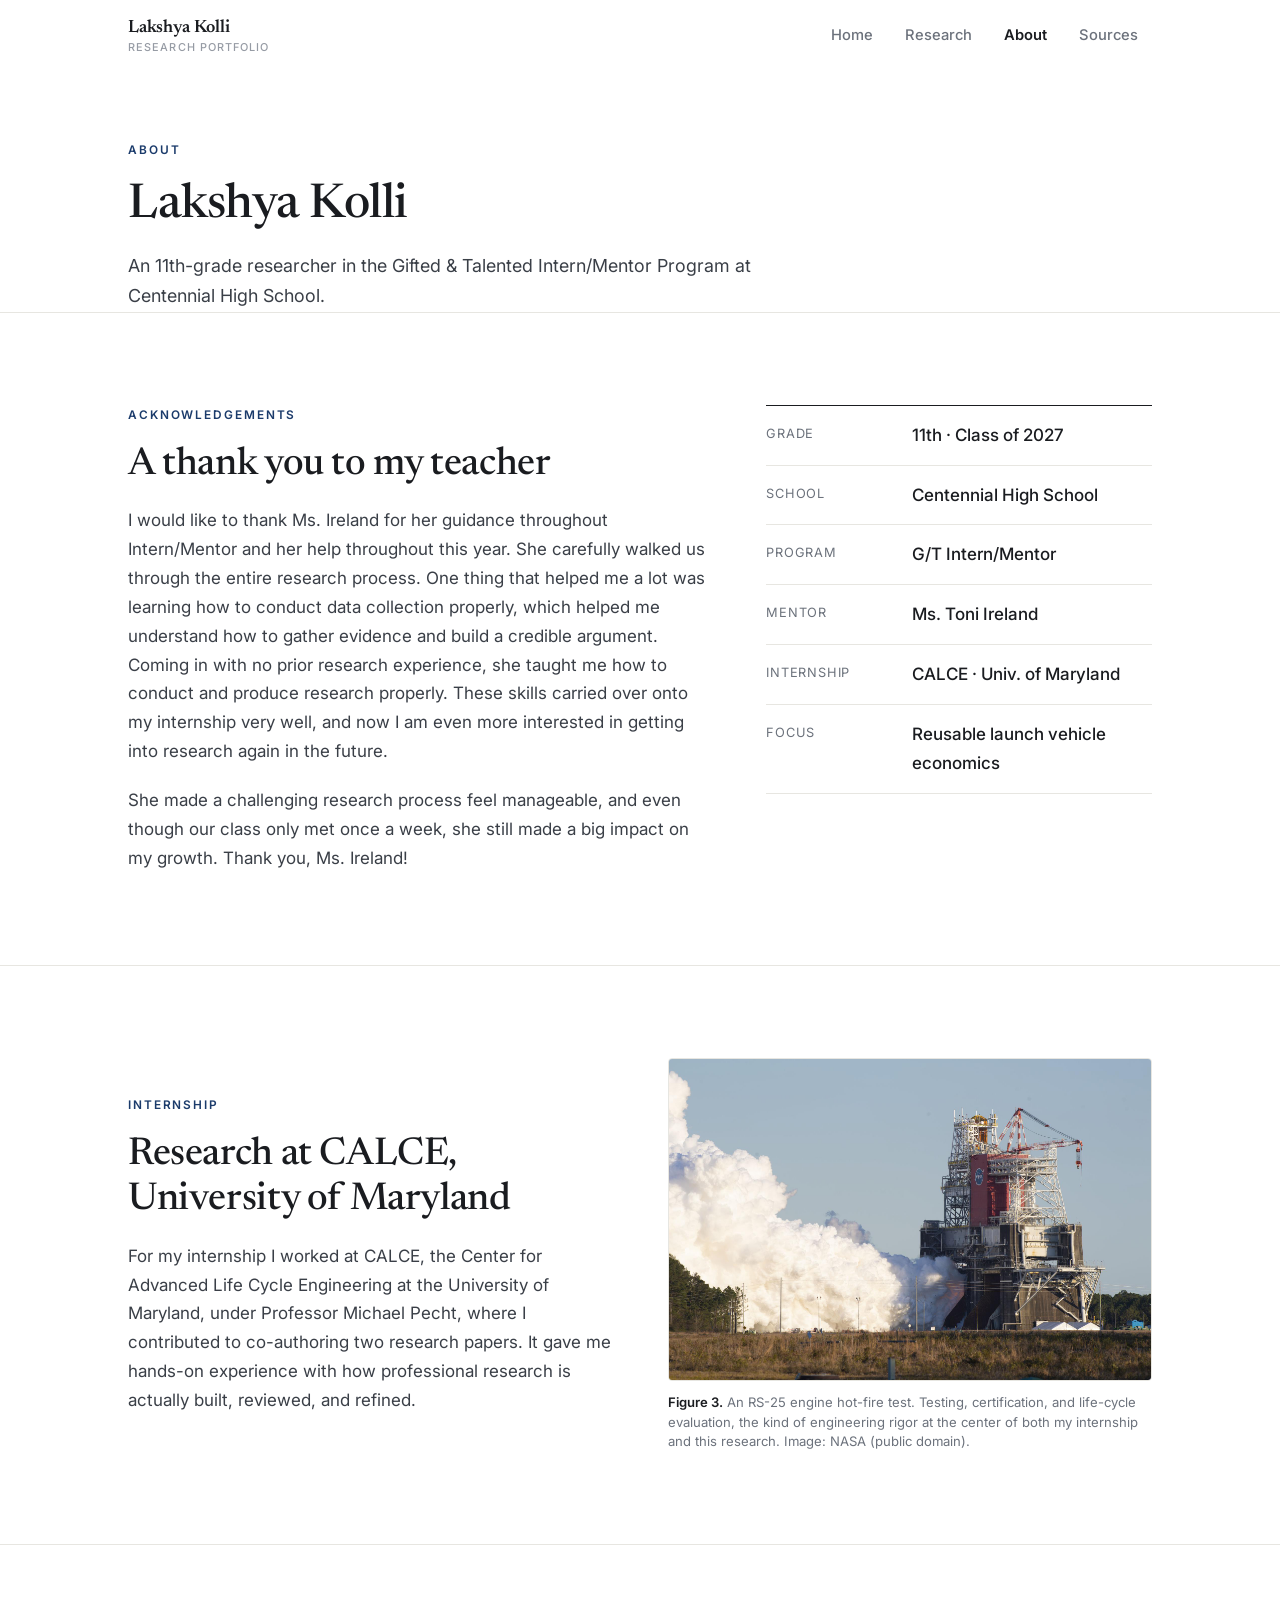
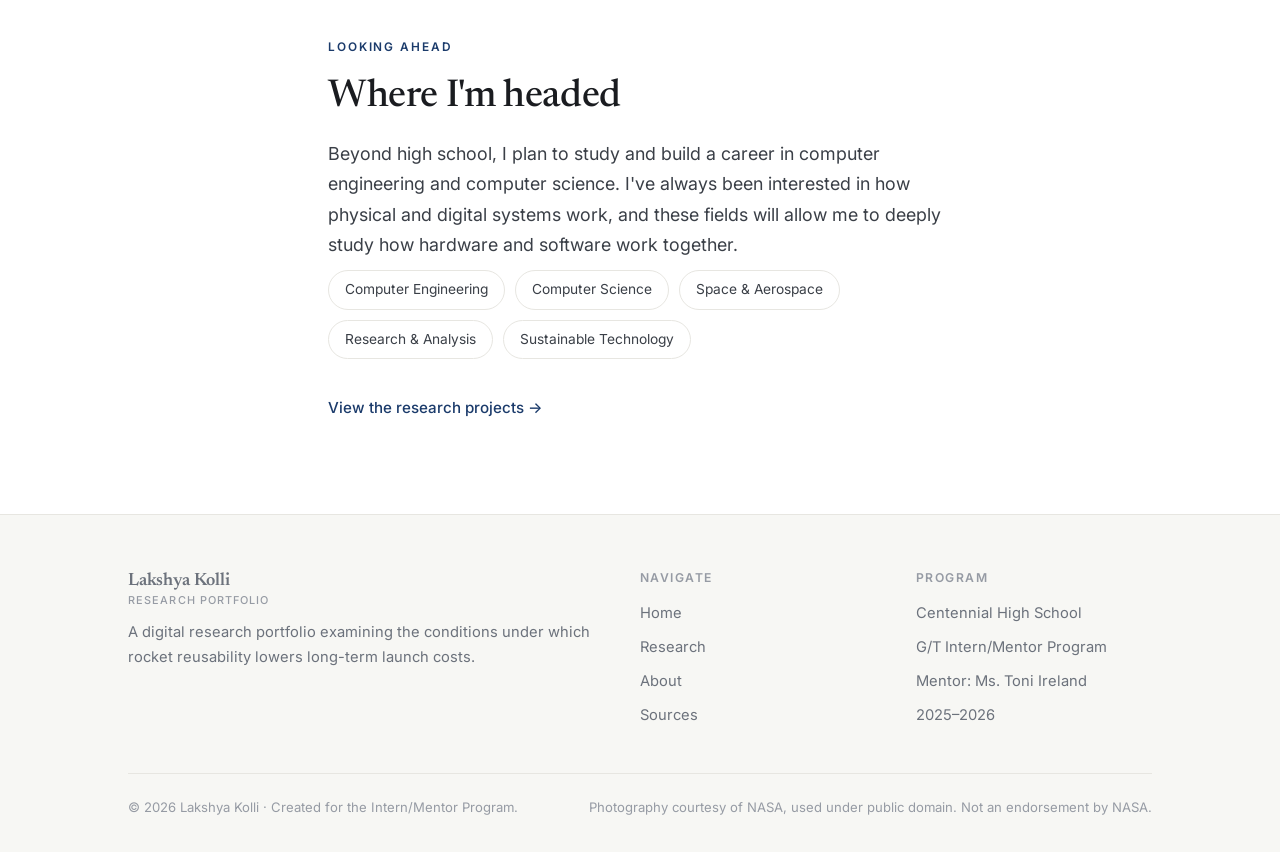
<file: about.html>
<!DOCTYPE html>
<html lang="en">
<head>
<meta charset="UTF-8" />
<meta name="viewport" content="width=device-width, initial-scale=1.0" />
<title>About, Lakshya Kolli · Rocket Reusability</title>
<meta name="description" content="About Lakshya Kolli, an 11th-grade Intern/Mentor researcher at Centennial High School with a research internship at CALCE, University of Maryland." />
<link rel="icon" href="data:image/svg+xml,%3Csvg xmlns='http://www.w3.org/2000/svg' viewBox='0 0 100 100'%3E%3Crect width='100' height='100' rx='20' fill='%231b3b6b'/%3E%3Ctext x='50' y='50' dy='.34em' text-anchor='middle' font-family='Georgia,serif' font-size='50' fill='%23ffffff'%3ELK%3C/text%3E%3C/svg%3E" />
<link rel="preconnect" href="https://fonts.googleapis.com" />
<link rel="preconnect" href="https://fonts.gstatic.com" crossorigin />
<link href="https://fonts.googleapis.com/css2?family=Inter:wght@400;500;600&family=Newsreader:ital,opsz,wght@0,6..72,400;0,6..72,500;0,6..72,600;1,6..72,400;1,6..72,500&display=swap" rel="stylesheet" />
<link rel="stylesheet" href="assets/css/style.css" />
</head>
<body>

<!-- ===== NAV ===== -->
<header class="nav">
  <div class="nav-inner">
    <a class="brand" href="index.html">Lakshya Kolli<small>Research Portfolio</small></a>
    <button class="nav-toggle" aria-label="Menu">
      <svg width="24" height="24" viewBox="0 0 24 24" fill="none" stroke="currentColor" stroke-width="1.8"><path d="M3 6h18M3 12h18M3 18h18"/></svg>
    </button>
    <nav class="nav-links">
      <a href="index.html">Home</a>
      <a href="research.html">Research</a>
      <a href="about.html" class="active">About</a>
      <a href="index.html#sources">Sources</a>
    </nav>
  </div>
</header>

<!-- ===== PAGE HEAD ===== -->
<section class="page-head">
  <div class="wrap">
    <span class="eyebrow">About</span>
    <h1>Lakshya Kolli</h1>
    <p>An 11th-grade researcher in the Gifted &amp; Talented Intern/Mentor Program at Centennial High School.</p>
  </div>
</section>

<hr class="rule" />

<!-- ===== BIO + FACTSHEET ===== -->
<section class="pad">
  <div class="wrap">
    <div class="about-grid">
      <div class="reveal prose">
        <span class="eyebrow">Acknowledgements</span>
        <h2 class="section-title">A thank you to my teacher</h2>
        <p>I would like to thank Ms. Ireland for her guidance throughout Intern/Mentor and her help throughout this year. She carefully walked us through the entire research process. One thing that helped me a lot was learning how to conduct data collection properly, which helped me understand how to gather evidence and build a credible argument. Coming in with no prior research experience, she taught me how to conduct and produce research properly. These skills carried over onto my internship very well, and now I am even more interested in getting into research again in the future.</p>
        <p>She made a challenging research process feel manageable, and even though our class only met once a week, she still made a big impact on my growth. Thank you, Ms. Ireland!</p>
      </div>
      <div class="reveal">
        <div class="factsheet">
          <div class="row"><div class="rk">Grade</div><div class="rv">11th · Class of 2027</div></div>
          <div class="row"><div class="rk">School</div><div class="rv">Centennial High School</div></div>
          <div class="row"><div class="rk">Program</div><div class="rv">G/T Intern/Mentor</div></div>
          <div class="row"><div class="rk">Mentor</div><div class="rv">Ms. Toni Ireland</div></div>
          <div class="row"><div class="rk">Internship</div><div class="rv">CALCE · Univ. of Maryland</div></div>
          <div class="row"><div class="rk">Focus</div><div class="rv">Reusable launch vehicle economics</div></div>
        </div>
      </div>
    </div>
  </div>
</section>

<hr class="rule" />

<!-- ===== INTERNSHIP ===== -->
<section class="pad">
  <div class="wrap">
    <div class="split rev">
      <div class="split-media reveal">
        <figure>
          <div class="figure"><img src="assets/img/engine.jpg" alt="RS-25 rocket engine hot-fire test at a NASA facility" /></div>
          <figcaption><span class="fig-label">Figure 3.</span> An RS-25 engine hot-fire test. Testing, certification, and life-cycle evaluation, the kind of engineering rigor at the center of both my internship and this research. <em>Image: NASA (public domain).</em></figcaption>
        </figure>
      </div>
      <div class="reveal prose">
        <span class="eyebrow">Internship</span>
        <h2 class="section-title">Research at CALCE, University of Maryland</h2>
        <p>For my internship I worked at CALCE, the Center for Advanced Life Cycle Engineering at the University of Maryland, under Professor Michael Pecht, where I contributed to co-authoring two research papers. It gave me hands-on experience with how professional research is actually built, reviewed, and refined.</p>
      </div>
    </div>
  </div>
</section>

<hr class="rule" />

<!-- ===== FUTURE PLANS ===== -->
<section class="pad">
  <div class="wrap narrow reveal">
    <span class="eyebrow">Looking Ahead</span>
    <h2 class="section-title">Where I'm headed</h2>
    <p class="section-lead">Beyond high school, I plan to study and build a career in computer engineering and computer science. I've always been interested in how physical and digital systems work, and these fields will allow me to deeply study how hardware and software work together.</p>
    <div class="chips">
      <span class="chip">Computer Engineering</span>
      <span class="chip">Computer Science</span>
      <span class="chip">Space &amp; Aerospace</span>
      <span class="chip">Research &amp; Analysis</span>
      <span class="chip">Sustainable Technology</span>
    </div>
    <div style="margin-top:34px;">
      <a class="text-link" href="research.html">View the research projects →</a>
    </div>
  </div>
</section>

<!-- ===== FOOTER ===== -->
<footer class="footer">
  <div class="wrap">
    <div class="footer-grid">
      <div>
        <a class="brand" href="index.html">Lakshya Kolli<small>Research Portfolio</small></a>
        <p>A digital research portfolio examining the conditions under which rocket reusability lowers long-term launch costs.</p>
      </div>
      <div>
        <h4>Navigate</h4>
        <ul>
          <li><a href="index.html">Home</a></li>
          <li><a href="research.html">Research</a></li>
          <li><a href="about.html">About</a></li>
          <li><a href="index.html#sources">Sources</a></li>
        </ul>
      </div>
      <div>
        <h4>Program</h4>
        <ul>
          <li>Centennial High School</li>
          <li>G/T Intern/Mentor Program</li>
          <li>Mentor: Ms. Toni Ireland</li>
          <li>2025–2026</li>
        </ul>
      </div>
    </div>
    <div class="footer-bottom">
      <span>© 2026 Lakshya Kolli · Created for the Intern/Mentor Program.</span>
      <span>Photography courtesy of NASA, used under public domain. Not an endorsement by NASA.</span>
    </div>
  </div>
</footer>

<script src="assets/js/main.js"></script>
</body>
</html>
</file>
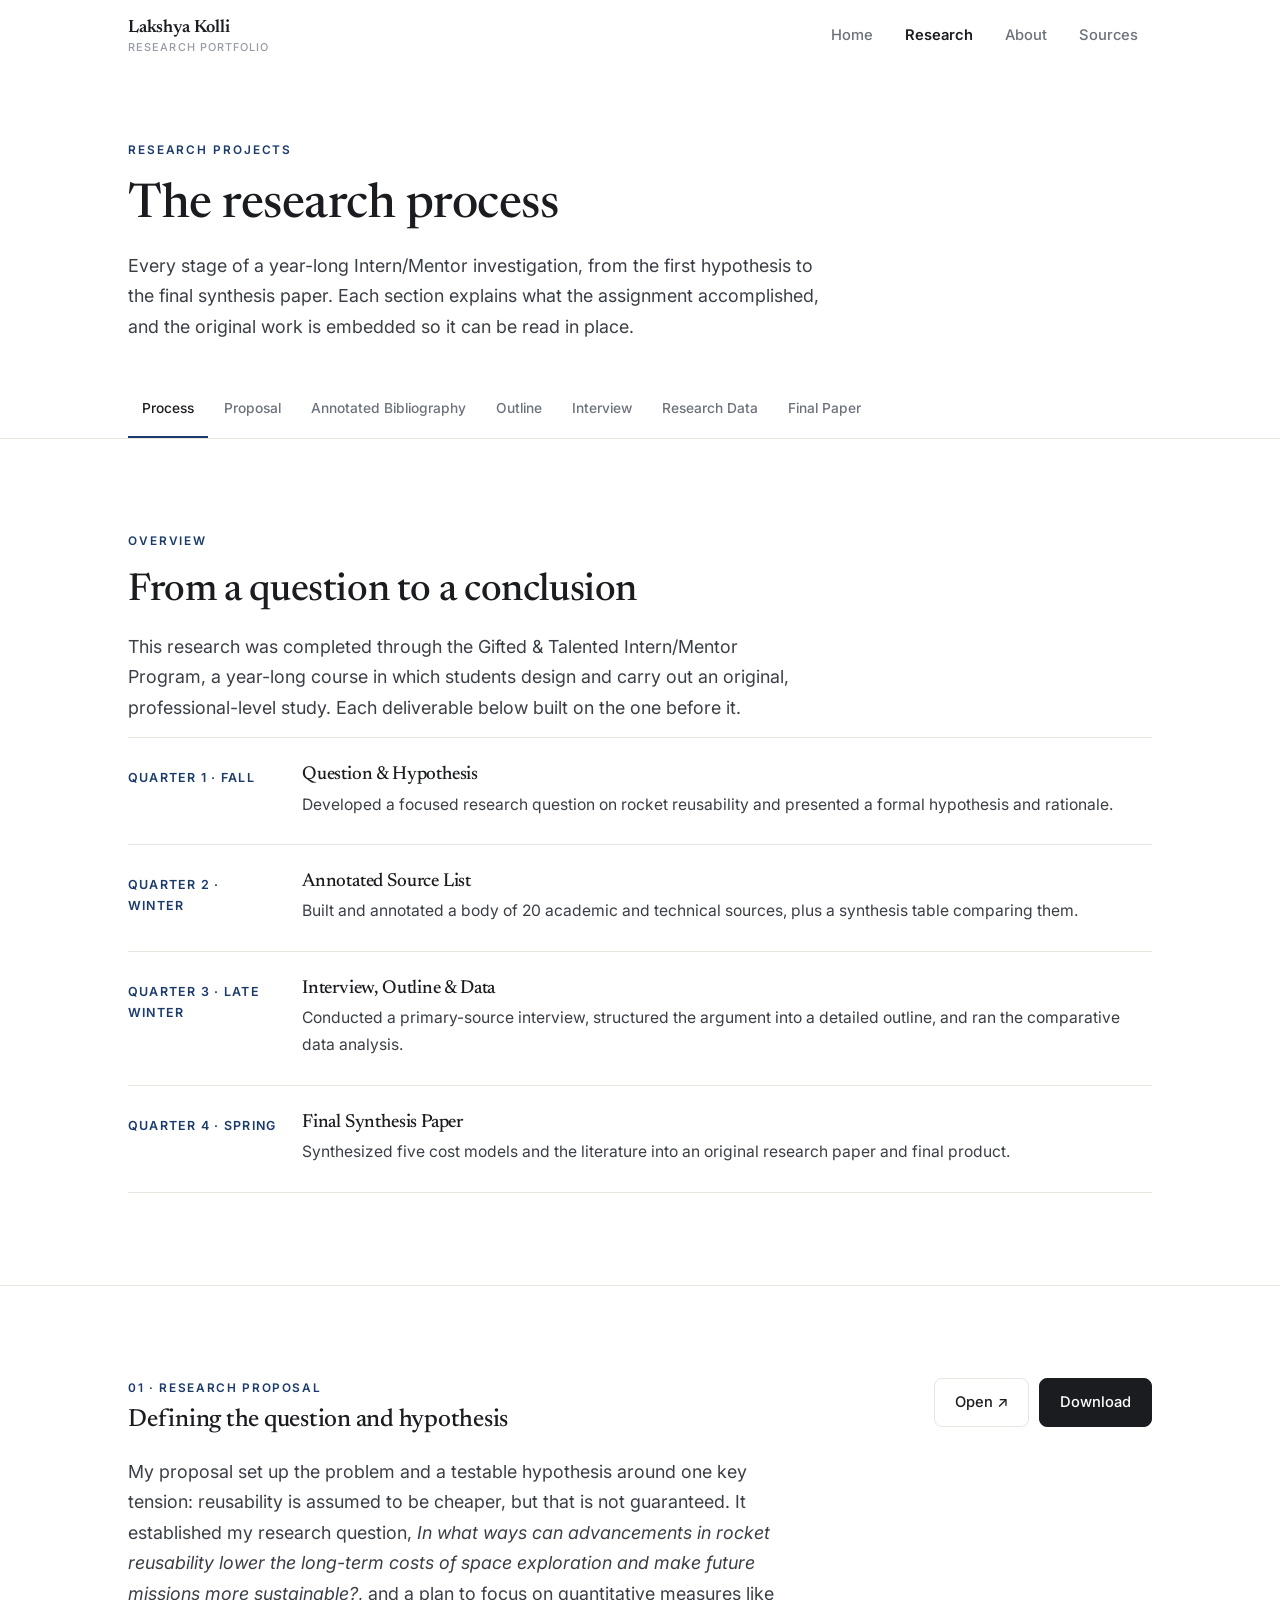
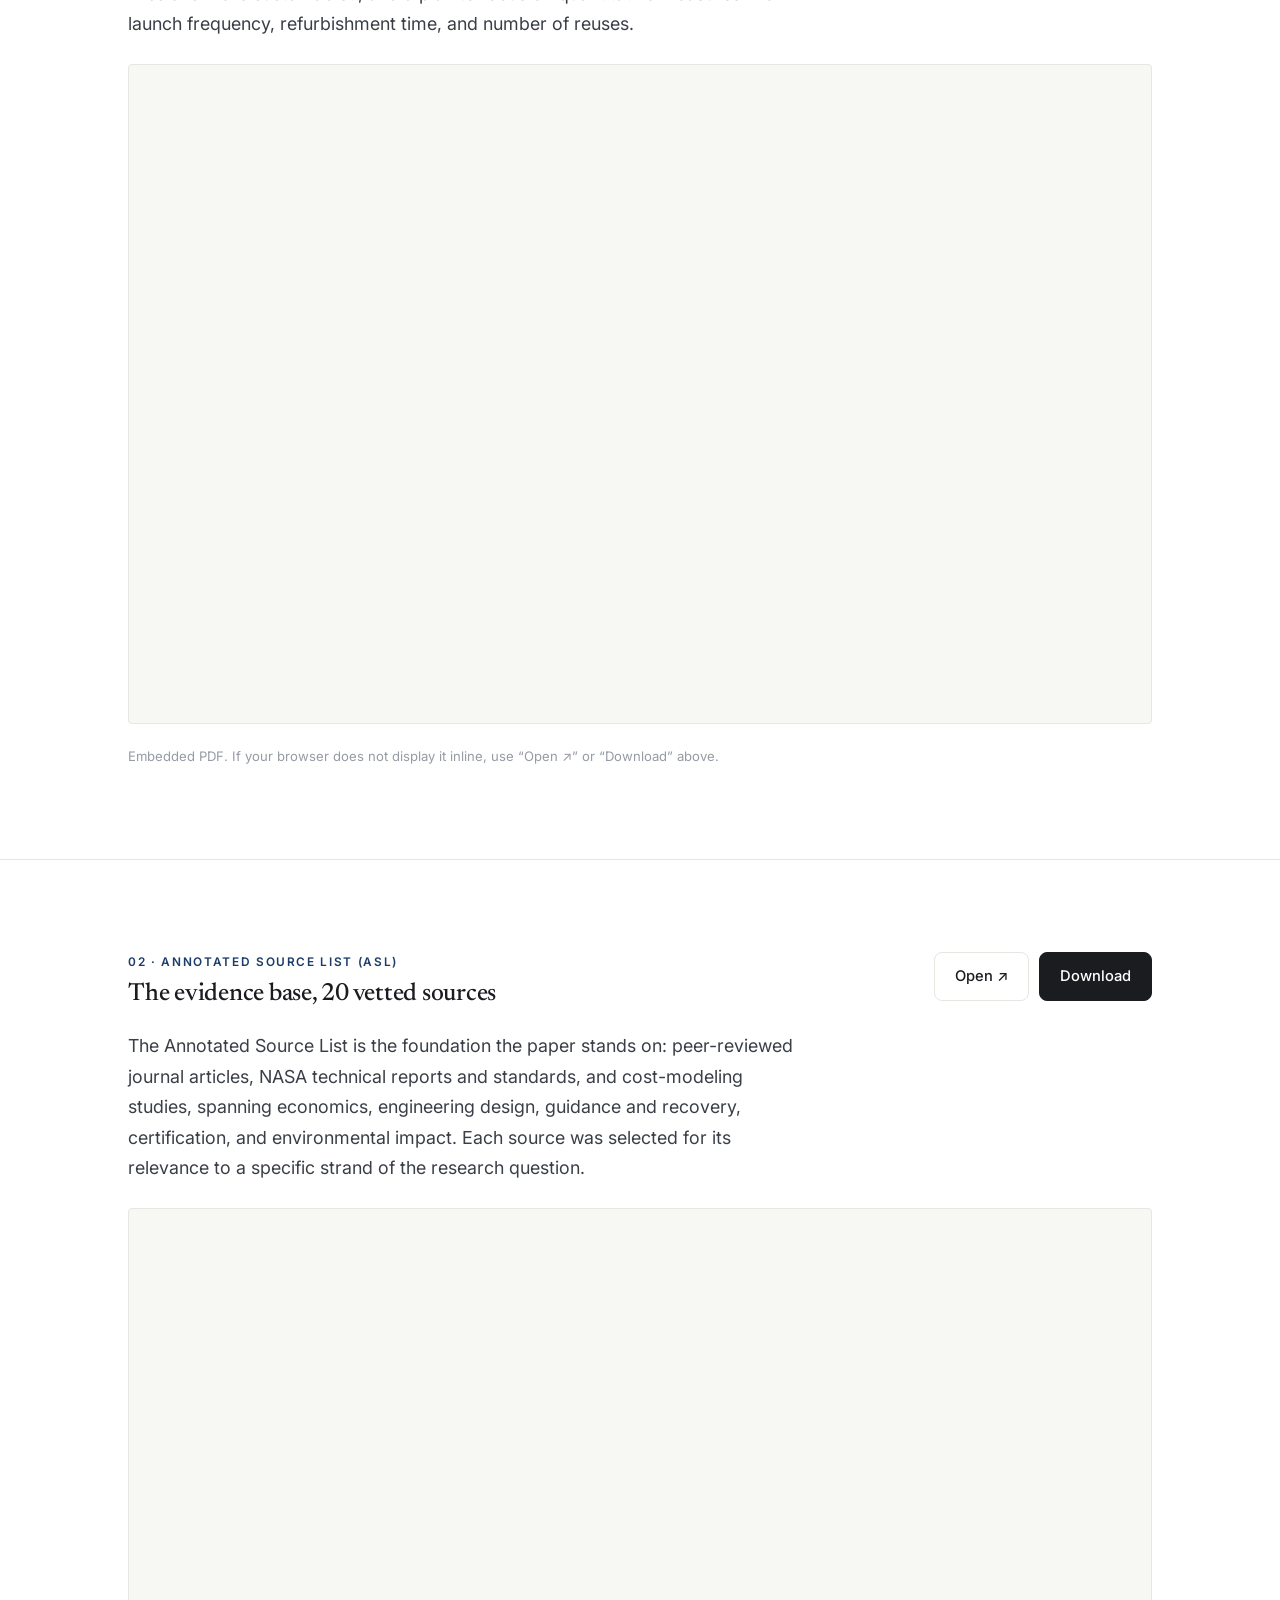
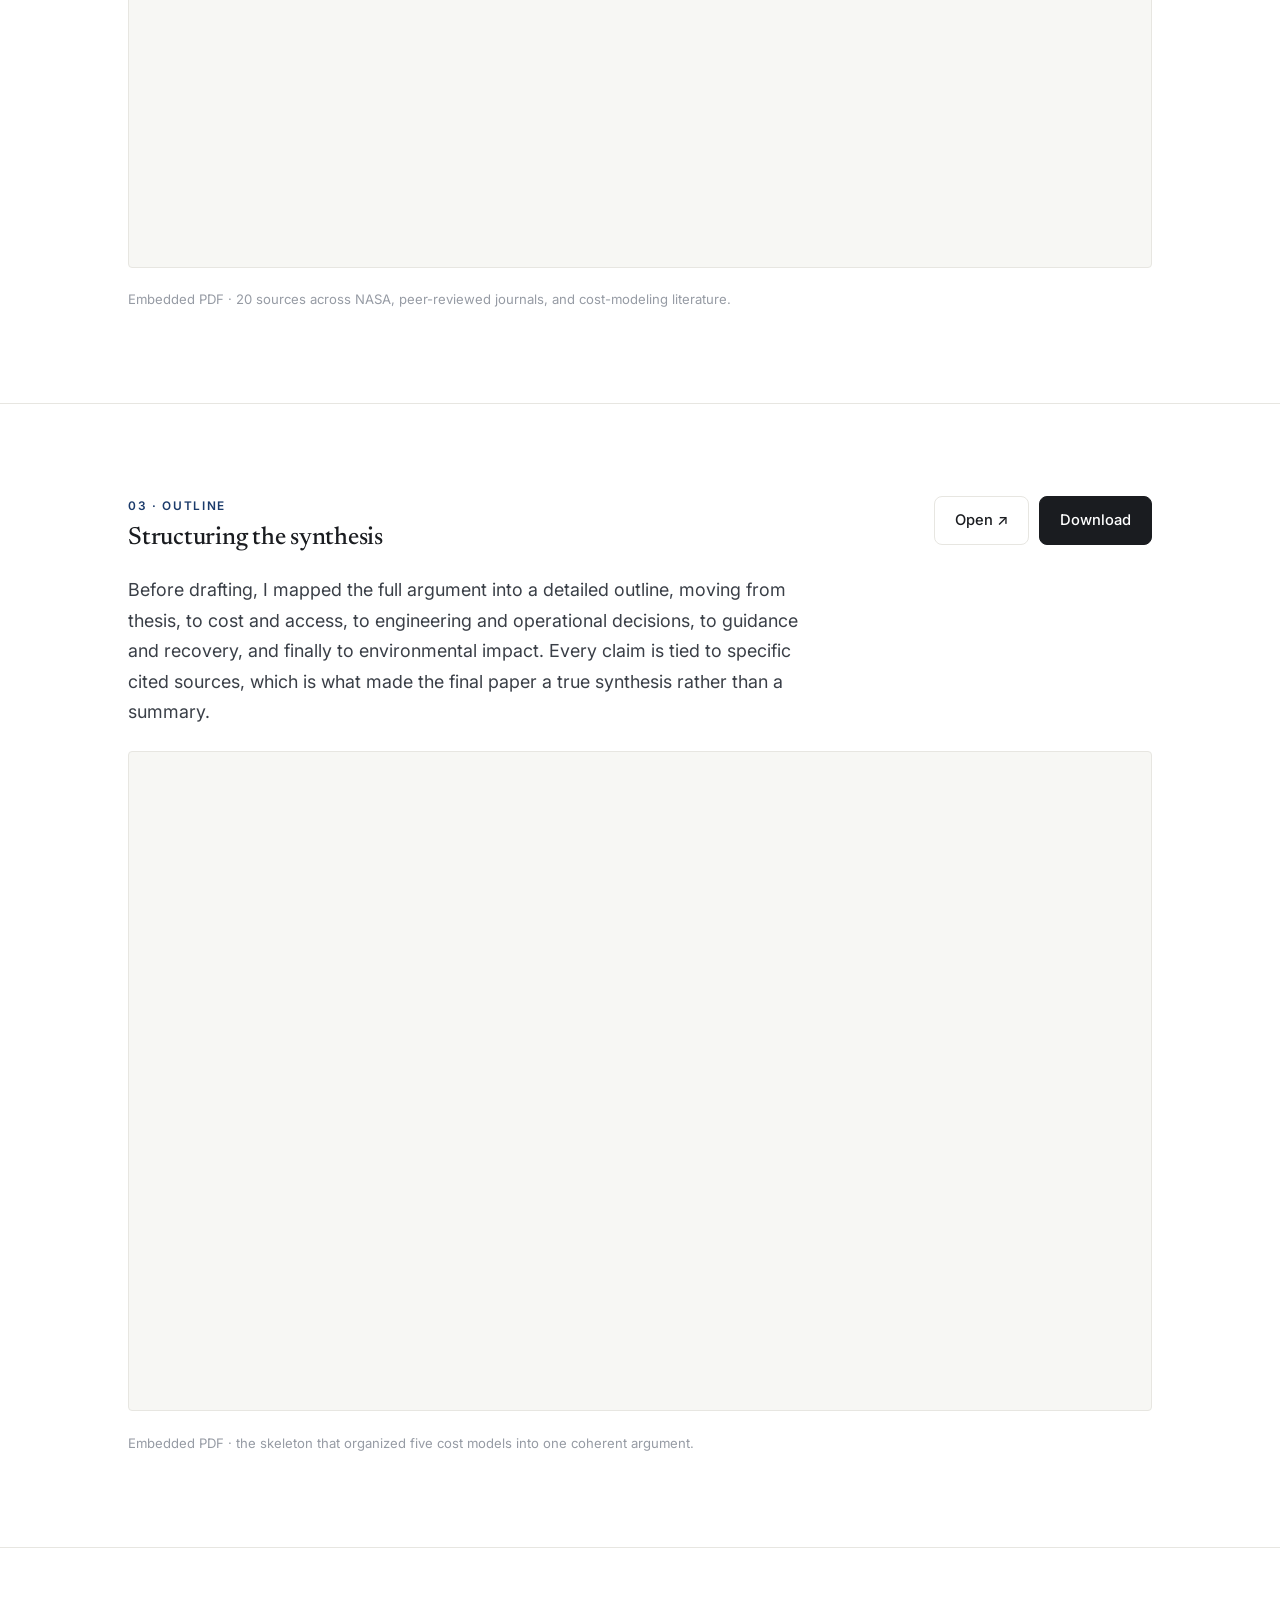
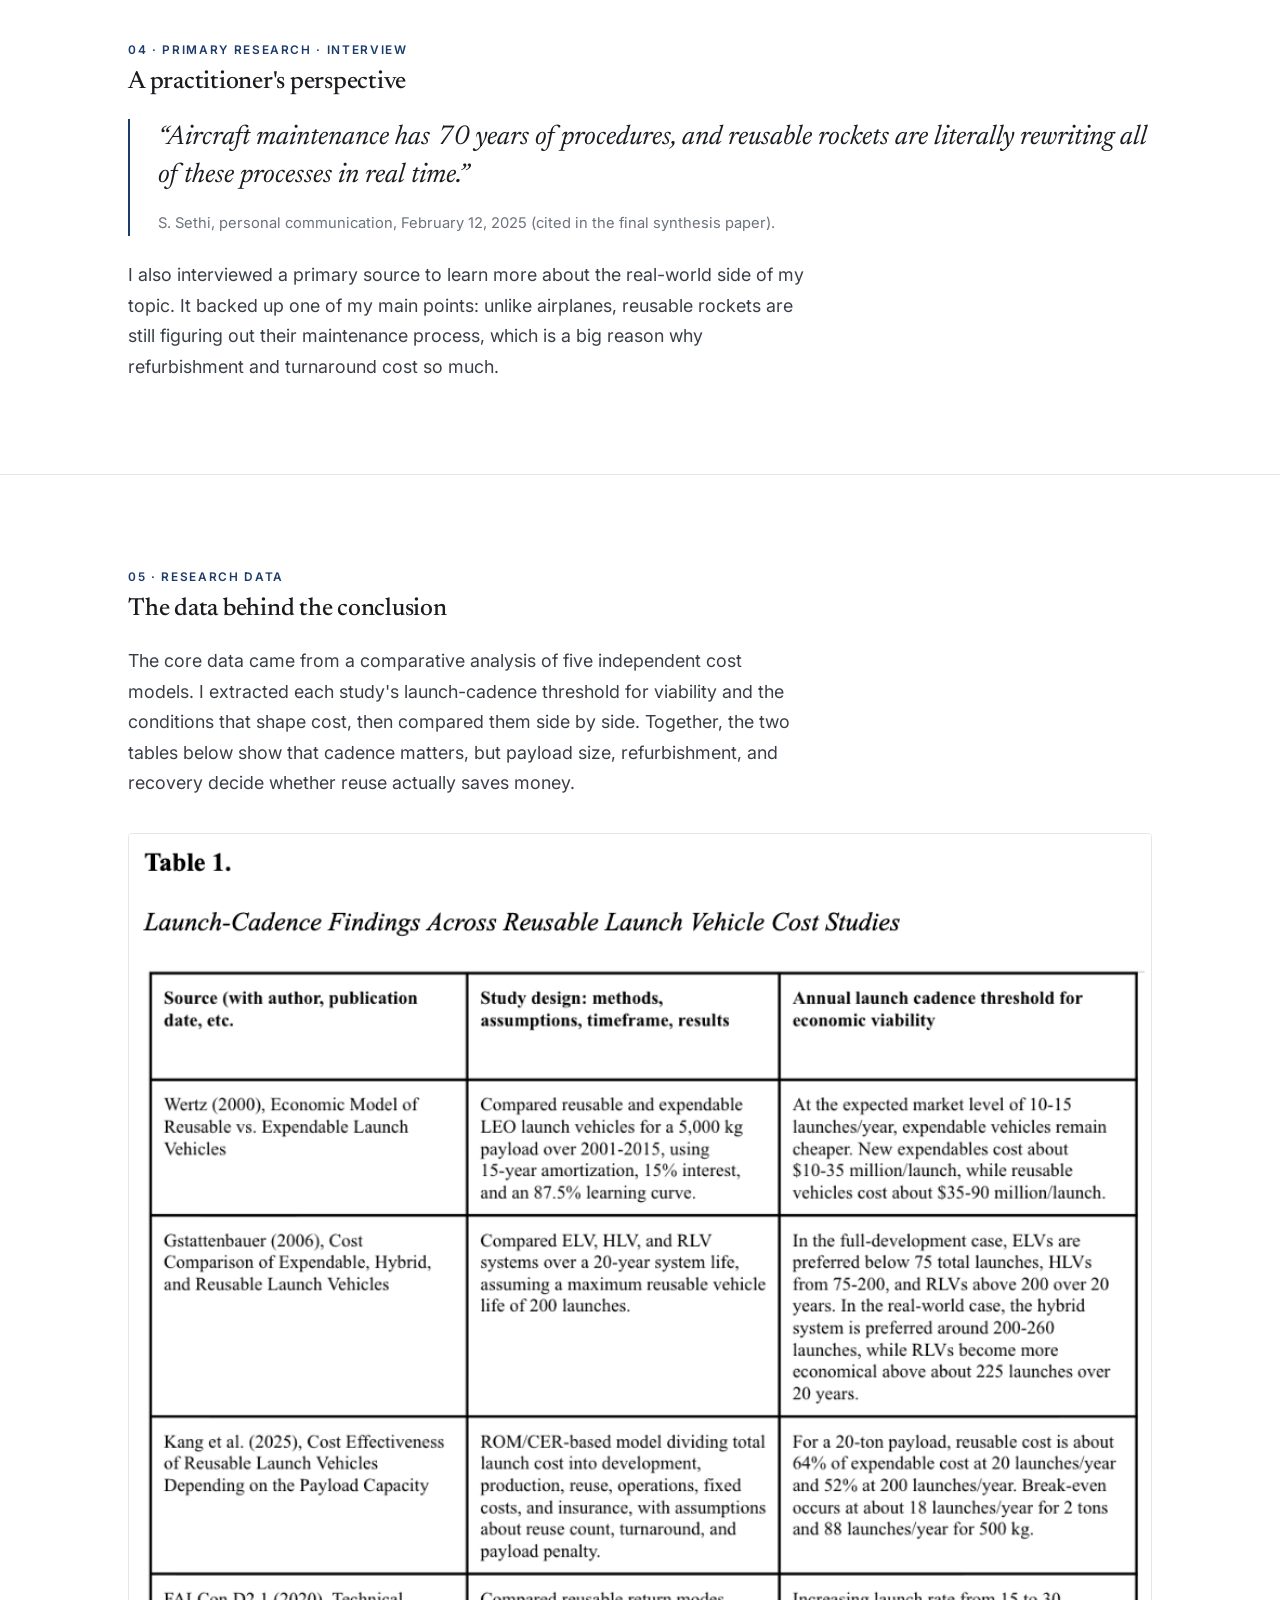
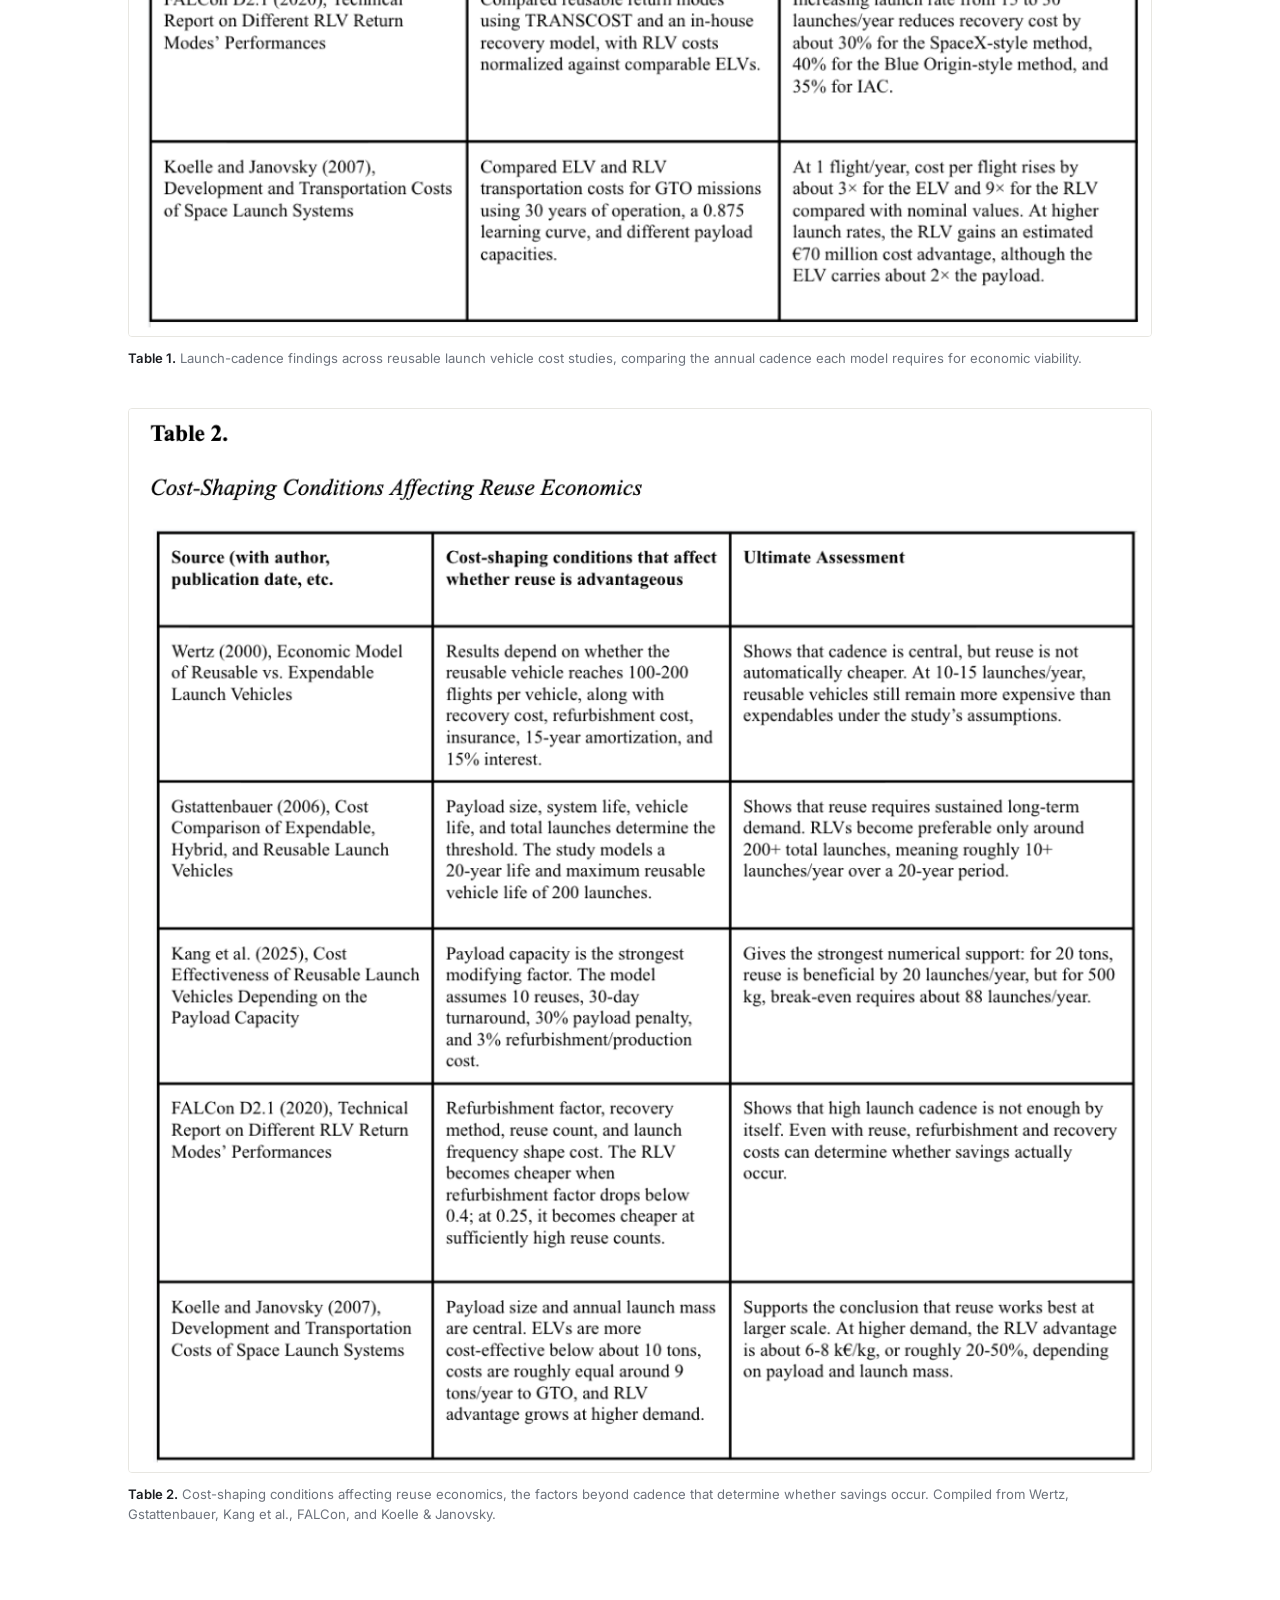
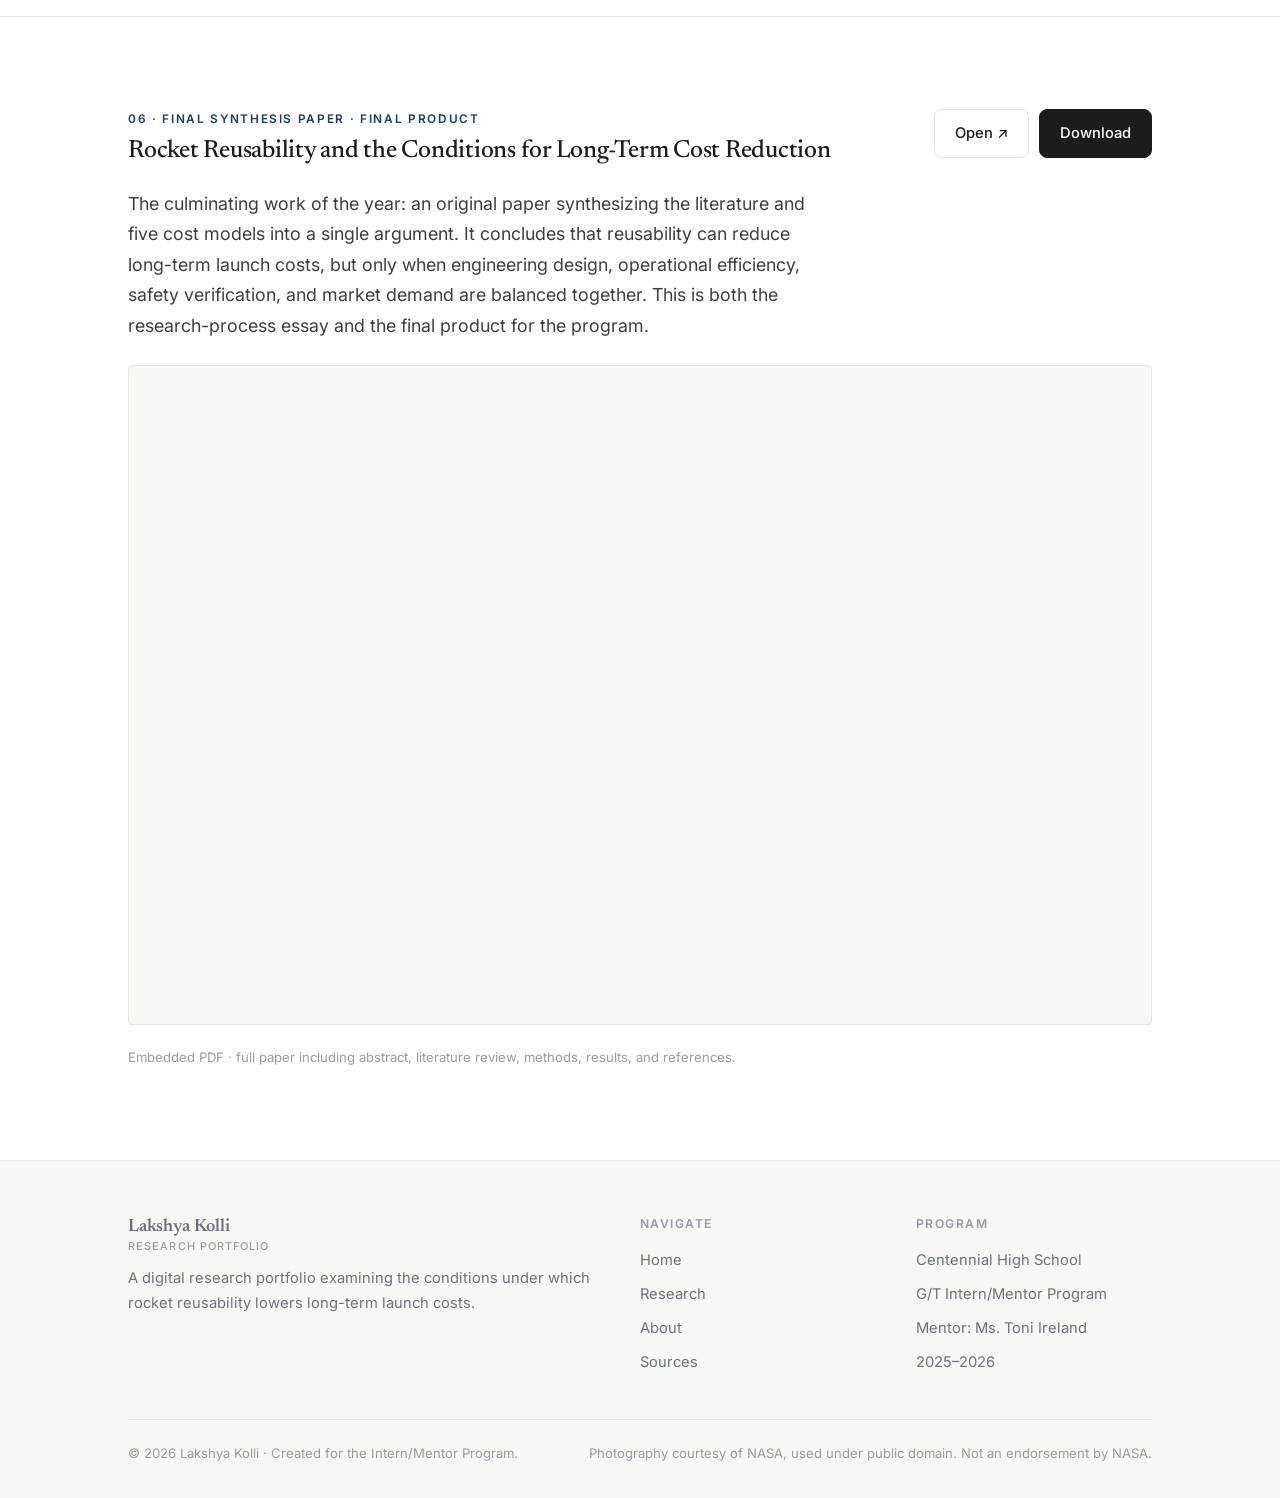
<file: research.html>
<!DOCTYPE html>
<html lang="en">
<head>
<meta charset="UTF-8" />
<meta name="viewport" content="width=device-width, initial-scale=1.0" />
<title>Research, Rocket Reusability · Lakshya Kolli</title>
<meta name="description" content="The full research process behind Lakshya Kolli's Intern/Mentor study of rocket reusability, proposal, annotated source list, outline, interview, data, and final synthesis paper." />
<link rel="icon" href="data:image/svg+xml,%3Csvg xmlns='http://www.w3.org/2000/svg' viewBox='0 0 100 100'%3E%3Crect width='100' height='100' rx='20' fill='%231b3b6b'/%3E%3Ctext x='50' y='50' dy='.34em' text-anchor='middle' font-family='Georgia,serif' font-size='50' fill='%23ffffff'%3ELK%3C/text%3E%3C/svg%3E" />
<link rel="preconnect" href="https://fonts.googleapis.com" />
<link rel="preconnect" href="https://fonts.gstatic.com" crossorigin />
<link href="https://fonts.googleapis.com/css2?family=Inter:wght@400;500;600&family=Newsreader:ital,opsz,wght@0,6..72,400;0,6..72,500;0,6..72,600;1,6..72,400;1,6..72,500&display=swap" rel="stylesheet" />
<link rel="stylesheet" href="assets/css/style.css" />
</head>
<body>

<!-- ===== NAV ===== -->
<header class="nav">
  <div class="nav-inner">
    <a class="brand" href="index.html">Lakshya Kolli<small>Research Portfolio</small></a>
    <button class="nav-toggle" aria-label="Menu">
      <svg width="24" height="24" viewBox="0 0 24 24" fill="none" stroke="currentColor" stroke-width="1.8"><path d="M3 6h18M3 12h18M3 18h18"/></svg>
    </button>
    <nav class="nav-links">
      <a href="index.html">Home</a>
      <a href="research.html" class="active">Research</a>
      <a href="about.html">About</a>
      <a href="index.html#sources">Sources</a>
    </nav>
  </div>
</header>

<!-- ===== PAGE HEAD ===== -->
<section class="page-head">
  <div class="wrap">
    <span class="eyebrow">Research Projects</span>
    <h1>The research process</h1>
    <p>Every stage of a year-long Intern/Mentor investigation, from the first hypothesis to the final synthesis paper. Each section explains what the assignment accomplished, and the original work is embedded so it can be read in place.</p>
  </div>
</section>

<!-- ===== SUBNAV ===== -->
<div class="subnav">
  <div class="subnav-inner">
    <a href="#process">Process</a>
    <a href="#proposal">Proposal</a>
    <a href="#asl">Annotated Bibliography</a>
    <a href="#outline">Outline</a>
    <a href="#interview">Interview</a>
    <a href="#data">Research Data</a>
    <a href="#paper">Final Paper</a>
  </div>
</div>

<!-- ===== PROCESS ===== -->
<section class="pad" id="process">
  <div class="wrap">
    <div class="reveal" style="max-width:var(--readw); margin-bottom:14px;">
      <span class="eyebrow">Overview</span>
      <h2 class="section-title">From a question to a conclusion</h2>
      <p class="section-lead">This research was completed through the Gifted &amp; Talented Intern/Mentor Program, a year-long course in which students design and carry out an original, professional-level study. Each deliverable below built on the one before it.</p>
    </div>
    <div class="timeline reveal">
      <div class="tl-item">
        <div class="tl-q">Quarter 1 · Fall</div>
        <div><h4>Question &amp; Hypothesis</h4><p>Developed a focused research question on rocket reusability and presented a formal hypothesis and rationale.</p></div>
      </div>
      <div class="tl-item">
        <div class="tl-q">Quarter 2 · Winter</div>
        <div><h4>Annotated Source List</h4><p>Built and annotated a body of 20 academic and technical sources, plus a synthesis table comparing them.</p></div>
      </div>
      <div class="tl-item">
        <div class="tl-q">Quarter 3 · Late Winter</div>
        <div><h4>Interview, Outline &amp; Data</h4><p>Conducted a primary-source interview, structured the argument into a detailed outline, and ran the comparative data analysis.</p></div>
      </div>
      <div class="tl-item">
        <div class="tl-q">Quarter 4 · Spring</div>
        <div><h4>Final Synthesis Paper</h4><p>Synthesized five cost models and the literature into an original research paper and final product.</p></div>
      </div>
    </div>
  </div>
</section>

<hr class="rule" />

<!-- ===== PROPOSAL ===== -->
<section class="pad deliverable" id="proposal">
  <div class="wrap">
    <div class="del-head reveal">
      <div class="dh-text">
        <div class="meta">01 · Research Proposal</div>
        <h3>Defining the question and hypothesis</h3>
      </div>
      <div class="del-actions">
        <a class="btn btn-ghost" href="docs/research-proposal.pdf" target="_blank" rel="noopener">Open ↗</a>
        <a class="btn" href="docs/research-proposal.pdf" download>Download</a>
      </div>
    </div>
    <p class="section-lead reveal" style="margin-bottom:24px;">My proposal set up the problem and a testable hypothesis around one key tension: reusability is assumed to be cheaper, but that is not guaranteed. It established my research question, <em class="i">In what ways can advancements in rocket reusability lower the long-term costs of space exploration and make future missions more sustainable?</em>, and a plan to focus on quantitative measures like launch frequency, refurbishment time, and number of reuses.</p>
    <iframe class="doc-frame reveal" src="docs/research-proposal.pdf#view=FitH" title="Research Proposal"></iframe>
    <p class="doc-note">Embedded PDF. If your browser does not display it inline, use “Open ↗” or “Download” above.</p>
  </div>
</section>

<hr class="rule" />

<!-- ===== ASL ===== -->
<section class="pad deliverable" id="asl">
  <div class="wrap">
    <div class="del-head reveal">
      <div class="dh-text">
        <div class="meta">02 · Annotated Source List (ASL)</div>
        <h3>The evidence base, 20 vetted sources</h3>
      </div>
      <div class="del-actions">
        <a class="btn btn-ghost" href="docs/annotated-bibliography.pdf" target="_blank" rel="noopener">Open ↗</a>
        <a class="btn" href="docs/annotated-bibliography.pdf" download>Download</a>
      </div>
    </div>
    <p class="section-lead reveal" style="margin-bottom:24px;">The Annotated Source List is the foundation the paper stands on: peer-reviewed journal articles, NASA technical reports and standards, and cost-modeling studies, spanning economics, engineering design, guidance and recovery, certification, and environmental impact. Each source was selected for its relevance to a specific strand of the research question.</p>
    <iframe class="doc-frame reveal" src="docs/annotated-bibliography.pdf#view=FitH" title="Annotated Source List"></iframe>
    <p class="doc-note">Embedded PDF · 20 sources across NASA, peer-reviewed journals, and cost-modeling literature.</p>
  </div>
</section>

<hr class="rule" />

<!-- ===== OUTLINE ===== -->
<section class="pad deliverable" id="outline">
  <div class="wrap">
    <div class="del-head reveal">
      <div class="dh-text">
        <div class="meta">03 · Outline</div>
        <h3>Structuring the synthesis</h3>
      </div>
      <div class="del-actions">
        <a class="btn btn-ghost" href="docs/outline.pdf" target="_blank" rel="noopener">Open ↗</a>
        <a class="btn" href="docs/outline.pdf" download>Download</a>
      </div>
    </div>
    <p class="section-lead reveal" style="margin-bottom:24px;">Before drafting, I mapped the full argument into a detailed outline, moving from thesis, to cost and access, to engineering and operational decisions, to guidance and recovery, and finally to environmental impact. Every claim is tied to specific cited sources, which is what made the final paper a true synthesis rather than a summary.</p>
    <iframe class="doc-frame reveal" src="docs/outline.pdf#view=FitH" title="Research Outline"></iframe>
    <p class="doc-note">Embedded PDF · the skeleton that organized five cost models into one coherent argument.</p>
  </div>
</section>

<hr class="rule" />

<!-- ===== INTERVIEW ===== -->
<section class="pad deliverable" id="interview">
  <div class="wrap">
    <div class="del-head reveal">
      <div class="dh-text">
        <div class="meta">04 · Primary Research · Interview</div>
        <h3>A practitioner's perspective</h3>
      </div>
    </div>
    <div class="pullquote reveal" style="margin-bottom:24px;">
      <p>“Aircraft maintenance has 70 years of procedures, and reusable rockets are literally rewriting all of these processes in real time.”</p>
      <div class="by">S. Sethi, personal communication, February 12, 2025 (cited in the final synthesis paper).</div>
    </div>
    <p class="section-lead reveal">I also interviewed a primary source to learn more about the real-world side of my topic. It backed up one of my main points: unlike airplanes, reusable rockets are still figuring out their maintenance process, which is a big reason why refurbishment and turnaround cost so much.</p>
  </div>
</section>

<hr class="rule" />

<!-- ===== DATA ===== -->
<section class="pad deliverable" id="data">
  <div class="wrap">
    <div class="del-head reveal">
      <div class="dh-text">
        <div class="meta">05 · Research Data</div>
        <h3>The data behind the conclusion</h3>
      </div>
    </div>
    <p class="section-lead reveal" style="margin-bottom:34px;">The core data came from a comparative analysis of five independent cost models. I extracted each study's launch-cadence threshold for viability and the conditions that shape cost, then compared them side by side. Together, the two tables below show that cadence matters, but payload size, refurbishment, and recovery decide whether reuse actually saves money.</p>

    <figure class="reveal" style="margin-bottom:40px;">
      <div class="figure"><img src="docs/research-data-table1.png" alt="Table 1: Launch-cadence findings across reusable launch vehicle cost studies" /></div>
      <figcaption><span class="fig-label">Table 1.</span> Launch-cadence findings across reusable launch vehicle cost studies, comparing the annual cadence each model requires for economic viability.</figcaption>
    </figure>

    <figure class="reveal">
      <div class="figure"><img src="docs/research-data-table2.png" alt="Table 2: Cost-shaping conditions affecting reuse economics" /></div>
      <figcaption><span class="fig-label">Table 2.</span> Cost-shaping conditions affecting reuse economics, the factors beyond cadence that determine whether savings occur. Compiled from Wertz, Gstattenbauer, Kang et al., FALCon, and Koelle &amp; Janovsky.</figcaption>
    </figure>
  </div>
</section>

<hr class="rule" />

<!-- ===== FINAL PAPER ===== -->
<section class="pad deliverable" id="paper">
  <div class="wrap">
    <div class="del-head reveal">
      <div class="dh-text">
        <div class="meta">06 · Final Synthesis Paper · Final Product</div>
        <h3>Rocket Reusability and the Conditions for Long-Term Cost Reduction</h3>
      </div>
      <div class="del-actions">
        <a class="btn btn-ghost" href="docs/final-synthesis-paper.pdf" target="_blank" rel="noopener">Open ↗</a>
        <a class="btn" href="docs/final-synthesis-paper.pdf" download>Download</a>
      </div>
    </div>
    <p class="section-lead reveal" style="margin-bottom:24px;">The culminating work of the year: an original paper synthesizing the literature and five cost models into a single argument. It concludes that reusability can reduce long-term launch costs, but only when engineering design, operational efficiency, safety verification, and market demand are balanced together. This is both the research-process essay and the final product for the program.</p>
    <iframe class="doc-frame reveal" src="docs/final-synthesis-paper.pdf#view=FitH" title="Final Synthesis Paper"></iframe>
    <p class="doc-note">Embedded PDF · full paper including abstract, literature review, methods, results, and references.</p>
  </div>
</section>

<!-- ===== FOOTER ===== -->
<footer class="footer">
  <div class="wrap">
    <div class="footer-grid">
      <div>
        <a class="brand" href="index.html">Lakshya Kolli<small>Research Portfolio</small></a>
        <p>A digital research portfolio examining the conditions under which rocket reusability lowers long-term launch costs.</p>
      </div>
      <div>
        <h4>Navigate</h4>
        <ul>
          <li><a href="index.html">Home</a></li>
          <li><a href="research.html">Research</a></li>
          <li><a href="about.html">About</a></li>
          <li><a href="index.html#sources">Sources</a></li>
        </ul>
      </div>
      <div>
        <h4>Program</h4>
        <ul>
          <li>Centennial High School</li>
          <li>G/T Intern/Mentor Program</li>
          <li>Mentor: Ms. Toni Ireland</li>
          <li>2025–2026</li>
        </ul>
      </div>
    </div>
    <div class="footer-bottom">
      <span>© 2026 Lakshya Kolli · Created for the Intern/Mentor Program.</span>
      <span>Photography courtesy of NASA, used under public domain. Not an endorsement by NASA.</span>
    </div>
  </div>
</footer>

<script src="assets/js/main.js"></script>
</body>
</html>
</file>
<file: assets/css/style.css>
/* =========================================================
   Rocket Reusability — Research Portfolio
   Lakshya Kolli · Centennial High School Intern/Mentor
   Minimal academic style
   ========================================================= */

:root {
  --bg:        #ffffff;
  --bg-alt:    #f7f7f4;
  --ink:       #1a1c20;
  --ink-soft:  #3a3f47;
  --muted:     #6c727c;
  --faint:     #969ba4;
  --line:      #e7e6e1;
  --line-soft: #f0efea;
  --accent:    #1b3b6b;
  --accent-2:  #2d5da0;
  --maxw:      1080px;
  --readw:     680px;
  --font-head: "Newsreader", Georgia, "Times New Roman", serif;
  --font-body: "Inter", -apple-system, "Segoe UI", system-ui, sans-serif;
}

* { margin: 0; padding: 0; box-sizing: border-box; }

html { scroll-behavior: smooth; scroll-padding-top: 86px; }

body {
  font-family: var(--font-body);
  background: var(--bg);
  color: var(--ink);
  line-height: 1.7;
  font-size: 17px;
  -webkit-font-smoothing: antialiased;
  text-rendering: optimizeLegibility;
  overflow-x: hidden;
}

a { color: var(--accent); text-decoration: none; transition: color .15s; }
a:hover { color: var(--accent-2); }

img { max-width: 100%; display: block; }

.wrap { width: 100%; max-width: var(--maxw); margin: 0 auto; padding: 0 28px; }
.narrow { max-width: var(--readw); }

/* ---------- Typography ---------- */
h1, h2, h3, h4 { font-family: var(--font-head); font-weight: 500; line-height: 1.18; letter-spacing: -0.01em; color: var(--ink); }

.eyebrow {
  font-family: var(--font-body);
  font-size: .74rem;
  font-weight: 600;
  letter-spacing: .16em;
  text-transform: uppercase;
  color: var(--accent);
  display: block;
  margin-bottom: 18px;
}

.section-title { font-size: clamp(1.7rem, 3.4vw, 2.4rem); font-weight: 500; margin-bottom: 18px; }
.section-lead { color: var(--ink-soft); font-size: 1.12rem; max-width: var(--readw); }

p { color: var(--ink-soft); }
em { font-style: normal; }
em.i, .keep-italic { font-style: italic; }
strong { font-weight: 600; color: var(--ink); }

.pad { padding: 92px 0; }
.pad-sm { padding: 56px 0; }

.rule { height: 1px; background: var(--line); border: 0; margin: 0; }

/* ---------- Nav ---------- */
.nav {
  position: fixed; top: 0; left: 0; right: 0; z-index: 100;
  background: rgba(255,255,255,0.86);
  backdrop-filter: blur(10px);
  -webkit-backdrop-filter: blur(10px);
  border-bottom: 1px solid transparent;
  transition: border-color .25s;
}
.nav.scrolled { border-bottom-color: var(--line); }
.nav-inner {
  max-width: var(--maxw); margin: 0 auto; padding: 16px 28px;
  display: flex; align-items: center; justify-content: space-between; gap: 20px;
}
.brand { font-family: var(--font-head); font-weight: 600; font-size: 1.12rem; color: var(--ink); letter-spacing: -0.01em; line-height: 1.15; }
.brand:hover { color: var(--ink); }
.brand small { display: block; font-family: var(--font-body); font-weight: 500; font-size: .68rem; letter-spacing: .1em; text-transform: uppercase; color: var(--faint); margin-top: 2px; }

.nav-links { display: flex; align-items: center; gap: 4px; }
.nav-links a {
  color: var(--muted); font-weight: 500; font-size: .92rem;
  padding: 7px 14px; border-radius: 7px; transition: color .15s, background .15s;
}
.nav-links a:hover { color: var(--ink); }
.nav-links a.active { color: var(--ink); font-weight: 600; }

.nav-toggle { display: none; background: none; border: 0; color: var(--ink); cursor: pointer; padding: 6px; }

/* ---------- Buttons / inline links ---------- */
.btn {
  display: inline-flex; align-items: center; gap: 8px;
  font-family: var(--font-body); font-weight: 500; font-size: .92rem;
  padding: 11px 20px; border-radius: 8px; cursor: pointer;
  border: 1px solid var(--ink); background: var(--ink); color: #fff;
  transition: background .18s, color .18s, border-color .18s;
}
.btn:hover { background: #000; color: #fff; }
.btn-ghost { background: transparent; color: var(--ink); border-color: var(--line); }
.btn-ghost:hover { background: var(--bg-alt); color: var(--ink); border-color: var(--ink); }

.text-link { display: inline-flex; align-items: center; gap: 6px; font-weight: 500; font-size: .95rem; border-bottom: 1px solid transparent; }
.text-link:hover { border-bottom-color: var(--accent-2); }

/* ---------- Hero (home) ---------- */
.hero { padding: 150px 0 0; }
.hero .meta-top { display: flex; flex-wrap: wrap; gap: 10px 22px; font-size: .82rem; color: var(--muted); letter-spacing: .02em; margin-bottom: 26px; }
.hero .meta-top span { display: inline-flex; align-items: center; gap: 10px; }
.hero .meta-top span::after { content: "·"; color: var(--faint); margin-left: 12px; }
.hero .meta-top span:last-child::after { content: ""; }
.hero h1 { font-size: clamp(2.3rem, 5.6vw, 4rem); font-weight: 500; letter-spacing: -0.02em; max-width: 16ch; margin-bottom: 26px; }
.hero h1 em { font-style: normal; color: var(--accent); }
.hero .deck { font-size: clamp(1.1rem, 2vw, 1.32rem); color: var(--ink-soft); max-width: 60ch; line-height: 1.55; }
.hero .deck em { font-style: normal; }
.hero-cta { display: flex; flex-wrap: wrap; gap: 14px; margin-top: 34px; }

/* ---------- Figure ---------- */
figure { margin: 0; }
.figure { border: 1px solid var(--line); border-radius: 4px; overflow: hidden; background: var(--bg-alt); }
.figure img { width: 100%; height: auto; display: block; }
figcaption { font-size: .82rem; color: var(--muted); margin-top: 12px; line-height: 1.5; }
figcaption .fig-label { color: var(--ink); font-weight: 600; }
.figure-wide img { aspect-ratio: 16/8; object-fit: cover; }

/* ---------- Abstract block ---------- */
.abstract { border-left: 2px solid var(--accent); padding-left: 28px; }
.abstract p { font-size: 1.15rem; line-height: 1.7; color: var(--ink-soft); }

/* ---------- Stat row (minimal) ---------- */
.stat-row { display: grid; grid-template-columns: repeat(4, 1fr); gap: 0; border-top: 1px solid var(--line); border-bottom: 1px solid var(--line); }
.stat-row .stat { padding: 30px 26px; border-right: 1px solid var(--line); }
.stat-row .stat:last-child { border-right: 0; }
.stat .num { font-family: var(--font-head); font-weight: 500; font-size: 2.1rem; color: var(--ink); letter-spacing: -0.02em; line-height: 1; }
.stat .lbl { color: var(--muted); font-size: .9rem; margin-top: 12px; }

/* ---------- Numbered list (conditions / findings) ---------- */
.numbered { border-top: 1px solid var(--line); }
.numbered .item { display: grid; grid-template-columns: 64px 1fr; gap: 24px; padding: 30px 0; border-bottom: 1px solid var(--line); }
.numbered .item .n { font-family: var(--font-head); font-size: 1.1rem; color: var(--accent); font-weight: 500; padding-top: 2px; }
.numbered .item h3 { font-size: 1.3rem; font-weight: 500; margin-bottom: 8px; }
.numbered .item p { color: var(--ink-soft); max-width: 62ch; }

/* simple two-column prose */
.split { display: grid; grid-template-columns: 1fr 1fr; gap: 56px; align-items: center; }
.split.rev .split-media { order: 2; }
@media (max-width: 880px) { .split, .split.rev { grid-template-columns: 1fr; gap: 32px; } .split.rev .split-media { order: 0; } }

.feature-list { list-style: none; margin-top: 22px; display: grid; gap: 14px; }
.feature-list li { position: relative; padding-left: 22px; color: var(--ink-soft); }
.feature-list li::before { content: ""; position: absolute; left: 0; top: 12px; width: 6px; height: 6px; border-radius: 50%; background: var(--accent); }
.feature-list li b { font-weight: 600; color: var(--ink); }

/* ---------- Sources list ---------- */
.source-list { border-top: 1px solid var(--line); }
.source-row {
  display: flex; align-items: baseline; gap: 18px; padding: 20px 0;
  border-bottom: 1px solid var(--line); transition: padding-left .18s;
}
.source-row:hover { padding-left: 8px; }
.source-row .sr-body { flex: 1; min-width: 0; }
.source-row .sr-body b { color: var(--ink); font-weight: 600; display: block; font-size: 1.02rem; }
.source-row .sr-body span { color: var(--muted); font-size: .88rem; }
.source-row .sr-type { font-size: .72rem; letter-spacing: .12em; text-transform: uppercase; color: var(--faint); white-space: nowrap; }
.source-row .sr-go { color: var(--faint); flex: none; }
.source-row:hover .sr-go { color: var(--accent); }

/* ---------- Page header (sub-pages) ---------- */
.page-head { padding: 140px 0 0; }
.page-head h1 { font-size: clamp(2rem, 4.6vw, 3rem); font-weight: 500; margin-bottom: 16px; }
.page-head p { color: var(--ink-soft); font-size: 1.12rem; max-width: 64ch; }

/* sticky in-page subnav */
.subnav { position: sticky; top: 65px; z-index: 50; background: rgba(255,255,255,.92); backdrop-filter: blur(10px); border-bottom: 1px solid var(--line); margin-top: 40px; }
.subnav-inner { max-width: var(--maxw); margin: 0 auto; padding: 0 28px; display: flex; gap: 2px; overflow-x: auto; }
.subnav a { white-space: nowrap; color: var(--muted); font-size: .86rem; font-weight: 500; padding: 15px 14px; border-bottom: 2px solid transparent; }
.subnav a:hover { color: var(--ink); }
.subnav a.active { color: var(--ink); border-bottom-color: var(--accent); }

/* ---------- Deliverables (research) ---------- */
.deliverable { scroll-margin-top: 120px; }
.del-head { display: flex; align-items: flex-start; gap: 20px; margin-bottom: 22px; flex-wrap: wrap; }
.del-head .dh-text { flex: 1; min-width: 240px; }
.del-head .meta { color: var(--accent); font-size: .74rem; font-weight: 600; letter-spacing: .14em; text-transform: uppercase; margin-bottom: 8px; }
.del-head h3 { font-size: 1.55rem; font-weight: 500; }
.del-head .del-actions { margin-left: auto; display: flex; gap: 10px; align-items: center; }

.doc-frame { width: 100%; height: 660px; border: 1px solid var(--line); border-radius: 4px; background: var(--bg-alt); }
.doc-note { color: var(--faint); font-size: .82rem; margin-top: 12px; }

/* pull quote */
.pullquote { border-left: 2px solid var(--accent); padding-left: 28px; }
.pullquote p { font-family: var(--font-head); font-size: clamp(1.3rem, 2.6vw, 1.7rem); font-weight: 400; font-style: italic; line-height: 1.4; color: var(--ink); }
.pullquote .by { font-family: var(--font-body); font-style: normal; font-size: .92rem; color: var(--muted); margin-top: 16px; }

/* ---------- Timeline ---------- */
.timeline { border-top: 1px solid var(--line); }
.tl-item { display: grid; grid-template-columns: 150px 1fr; gap: 24px; padding: 26px 0; border-bottom: 1px solid var(--line); }
.tl-item .tl-q { font-size: .78rem; font-weight: 600; letter-spacing: .1em; text-transform: uppercase; color: var(--accent); padding-top: 3px; }
.tl-item h4 { font-size: 1.18rem; font-weight: 500; margin-bottom: 5px; }
.tl-item p { color: var(--ink-soft); font-size: .98rem; }
@media (max-width: 620px){ .tl-item { grid-template-columns: 1fr; gap: 6px; } }

/* ---------- About ---------- */
.about-grid { display: grid; grid-template-columns: 1.5fr 1fr; gap: 60px; align-items: start; }
.factsheet { border-top: 1px solid var(--ink); }
.factsheet .row { display: grid; grid-template-columns: 130px 1fr; gap: 16px; padding: 15px 0; border-bottom: 1px solid var(--line); }
.factsheet .rk { color: var(--muted); font-size: .8rem; letter-spacing: .06em; text-transform: uppercase; padding-top: 2px; }
.factsheet .rv { color: var(--ink); font-weight: 500; }
@media (max-width: 880px){ .about-grid { grid-template-columns: 1fr; gap: 36px; } }

.prose p { margin-bottom: 20px; }
.prose p:last-child { margin-bottom: 0; }

.chips { display: flex; flex-wrap: wrap; gap: 10px; margin-top: 10px; }
.chip { border: 1px solid var(--line); border-radius: 999px; padding: 7px 16px; font-size: .86rem; color: var(--ink-soft); }

/* ---------- Footer ---------- */
.footer { border-top: 1px solid var(--line); background: var(--bg-alt); padding: 56px 0 34px; margin-top: 0; }
.footer-grid { display: grid; grid-template-columns: 2fr 1fr 1fr; gap: 40px; }
.footer h4 { font-family: var(--font-body); font-size: .76rem; letter-spacing: .12em; text-transform: uppercase; color: var(--faint); margin-bottom: 16px; font-weight: 600; }
.footer p, .footer li { color: var(--muted); font-size: .92rem; }
.footer ul { list-style: none; display: grid; gap: 9px; }
.footer .brand { margin-bottom: 14px; display: inline-block; }
.footer a { color: var(--muted); }
.footer a:hover { color: var(--ink); }
.footer-bottom { margin-top: 44px; padding-top: 22px; border-top: 1px solid var(--line); display: flex; justify-content: space-between; gap: 16px; flex-wrap: wrap; color: var(--faint); font-size: .82rem; }

/* ---------- Reveal ---------- */
.reveal { opacity: 0; transform: translateY(16px); transition: opacity .6s ease, transform .6s ease; }
.reveal.in { opacity: 1; transform: none; }
@media (prefers-reduced-motion: reduce) { .reveal { opacity: 1; transform: none; transition: none; } }

/* ---------- Responsive ---------- */
@media (max-width: 880px) {
  .stat-row { grid-template-columns: repeat(2, 1fr); }
  .stat-row .stat:nth-child(2) { border-right: 0; }
  .stat-row .stat:nth-child(1), .stat-row .stat:nth-child(2) { border-bottom: 1px solid var(--line); }
  .footer-grid { grid-template-columns: 1fr 1fr; }
}
@media (max-width: 620px) {
  body { font-size: 16px; }
  .nav-links { position: fixed; inset: 64px 0 auto 0; flex-direction: column; align-items: stretch; gap: 2px; background: #fff; border-bottom: 1px solid var(--line); padding: 10px; transform: translateY(-130%); transition: transform .28s; box-shadow: 0 10px 30px rgba(0,0,0,.06); }
  .nav-links.open { transform: none; }
  .nav-links a { padding: 13px 16px; }
  .nav-toggle { display: block; }
  .stat-row { grid-template-columns: 1fr; }
  .stat-row .stat { border-right: 0; border-bottom: 1px solid var(--line); }
  .footer-grid { grid-template-columns: 1fr; }
  .pad { padding: 64px 0; }
  .del-head .del-actions { margin-left: 0; width: 100%; }
  .doc-frame { height: 480px; }
  .numbered .item { grid-template-columns: 40px 1fr; gap: 14px; }
}
</file>
